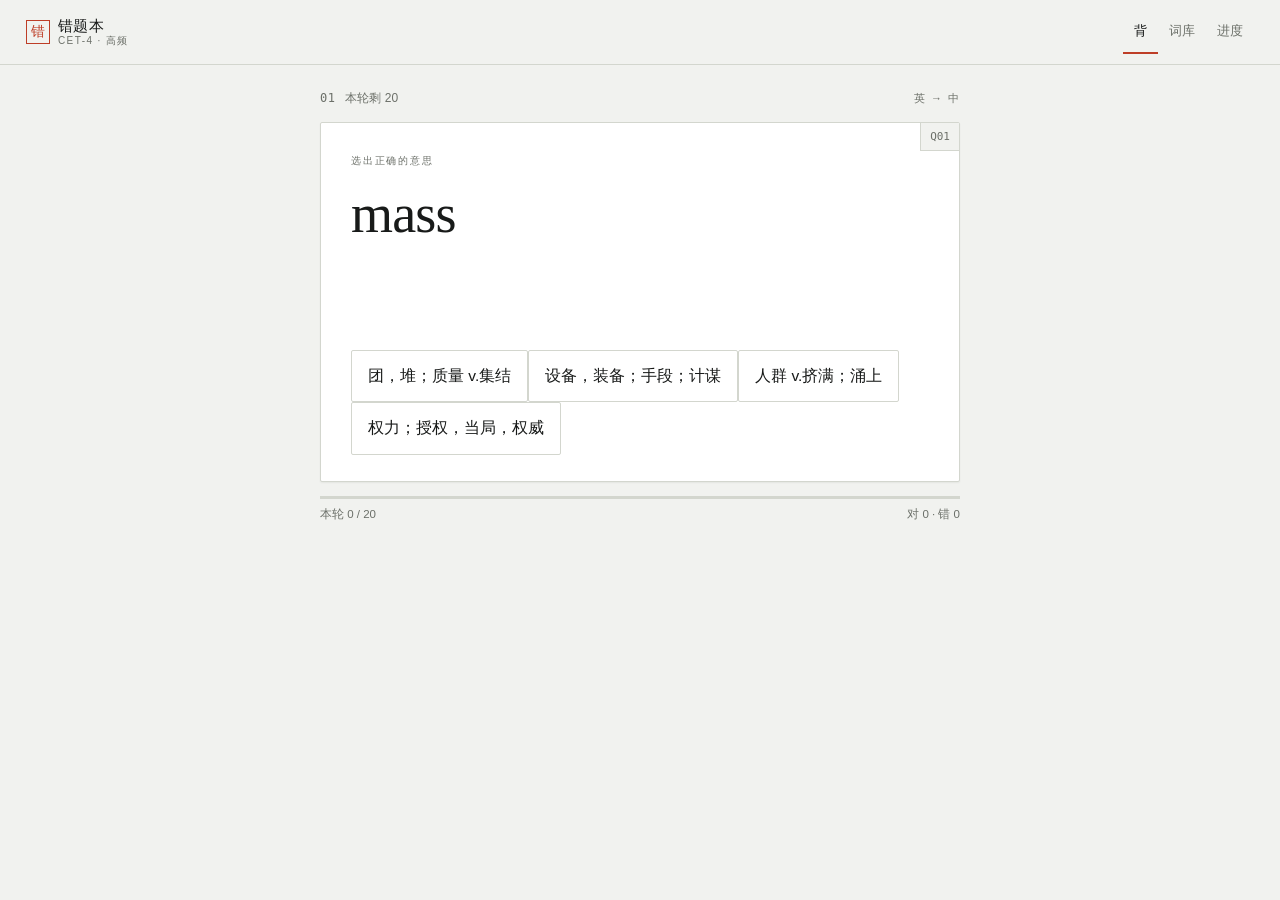
<file: index.html>
<!DOCTYPE html>
<html lang="zh-CN">
<head>
<meta charset="UTF-8">
<meta name="viewport" content="width=device-width, initial-scale=1">
<title>错题本 · 四级高频词</title>
<!-- 网页图标：一个红叉。data: 开头表示图标内容直接写在这里，不需要另存图片文件 -->
<link rel="icon" href="data:image/svg+xml,%3Csvg xmlns='http://www.w3.org/2000/svg' viewBox='0 0 32 32'%3E%3Crect width='32' height='32' fill='%23F1F2EF'/%3E%3Cpath d='M8 8 L24 24 M24 8 L8 24' stroke='%23BE3E27' stroke-width='3'/%3E%3C/svg%3E">
<link rel="stylesheet" href="style.css">
</head>
<body>

<!-- ==========================================================
     顶栏：左边是名字，右边三个切换页
     ========================================================== -->
<header class="top">
  <div class="brand">
    <span class="mark">错</span>
    <span class="brand-txt">
      <span class="brand-name">错题本</span>
      <span class="brand-sub">CET-4 · 高频</span>
    </span>
  </div>
  <nav class="tabs" role="tablist">
    <button class="tab" role="tab" data-view="review" aria-selected="true">背</button>
    <button class="tab" role="tab" data-view="library" aria-selected="false">词库</button>
    <button class="tab" role="tab" data-view="stats" aria-selected="false">进度</button>
  </nav>
</header>

<main>

<!-- ==========================================================
     视图一：背
     这张卡的所有内容都是 app.js 填进来的，这里只是空架子
     ========================================================== -->
<section class="view" id="view-review">
  <div class="hud">
    <span class="n" id="hud-n">01</span>
    <span id="hud-left">本轮剩 20</span>
    <span class="mode" id="hud-mode">英 → 中</span>
  </div>

  <div class="card" id="card">
    <span class="qnum" id="qnum">Q01</span>
    <div class="plabel" id="plabel">选出正确的意思</div>
    <p class="prompt" id="prompt">abandon</p>
    <div class="answer" id="answer"></div>

    <!-- 判分区：答完才显示。那个 svg 就是红叉/青勾 -->
    <div class="verdict" id="verdict" hidden>
      <svg class="stamp" id="stamp" viewBox="0 0 60 60" aria-hidden="true"></svg>
      <div class="vtext">
        <span class="vhead" id="vhead"></span>
        <span class="vbody" id="vbody"></span>
        <span class="vextra" id="vextra"></span>
      </div>
    </div>
  </div>

  <div class="foot">
    <div class="progress"><i id="bar" style="width:0%"></i></div>
    <div class="foot-row">
      <span id="foot-l">本轮 0 / 20</span>
      <span class="right" id="foot-r">对 0 · 错 0</span>
    </div>
  </div>
</section>

<!-- ==========================================================
     视图二：词库
     ========================================================== -->
<section class="view" id="view-library" hidden>

  <div class="tools">
    <input type="search" id="search" placeholder="搜单词或中文意思" autocomplete="off">
    <button class="btn sm ghost" id="btn-import">批量导入</button>
  </div>

  <div class="tools">
    <input type="text" id="nw" placeholder="单词" autocomplete="off" style="flex:1 1 90px">
    <input type="text" id="nc" placeholder="释义" autocomplete="off" style="flex:2 1 150px">
    <button class="btn sm" id="btn-add">加进去</button>
  </div>

  <div class="panel" id="panel" hidden>
    <label for="bulk">每行一个：单词 + 空格/逗号 + 释义</label>
    <textarea id="bulk" placeholder="abandon 放弃&#10;absorb 吸收&#10;abstract,抽象的"></textarea>
    <div class="note">例：<code>abandon 放弃；抛弃</code>　也支持逗号或制表符分隔。已有的单词会跳过。</div>
    <div class="tools">
      <button class="btn sm" id="btn-bulk-add">导入这些</button>
      <button class="btn sm ghost" id="btn-bulk-close">收起</button>
      <span class="note" id="note-tip" style="margin-left:auto"></span>
    </div>
  </div>

  <div class="lib">
    <div class="lib-head">
      <span>单词</span><span>释义</span>
      <span class="h2" id="lib-count">0 个</span>
    </div>
    <div id="lib-list"></div>
  </div>
</section>

<!-- ==========================================================
     视图三：进度
     ========================================================== -->
<section class="view" id="view-stats" hidden>
  <div class="grid4">
    <div class="cell"><span class="lab">总词数</span><span class="val" id="s-total">0</span></div>
    <div class="cell"><span class="lab">已掌握</span><span class="val" id="s-master">0</span></div>
    <div class="cell"><span class="lab">待复习</span><span class="val" id="s-due">0</span></div>
    <div class="cell"><span class="lab">今日已答</span><span class="val" id="s-today">0</span></div>
  </div>

  <div class="block">
    <div class="bt">熟练度分布<span id="s-acc">正确率 —</span></div>
    <div class="dist" id="dist"></div>
  </div>

  <div class="block">
    <div class="bt">最拖后腿的词<span>错了多少次</span></div>
    <div id="hardlist"></div>
  </div>

  <div class="block">
    <div class="bt">数据</div>
    <div class="note" style="font-size:12.5px;color:var(--muted);line-height:1.7">
      所有记录只存在这台电脑的这个浏览器里。换浏览器、清缓存会丢，建议定期导出备份。
    </div>
    <div class="tools">
      <button class="btn sm ghost" id="btn-export">导出备份</button>
      <button class="btn sm ghost" id="btn-reset">清空重置</button>
    </div>
  </div>
</section>

</main>

<div class="toast" id="toast"></div>

<!-- 先读词库，再跑逻辑；顺序不能反 -->
<script src="words-data.js?v=169"></script>
<script src="app.js?v=169"></script>
</body>
</html>
</file>
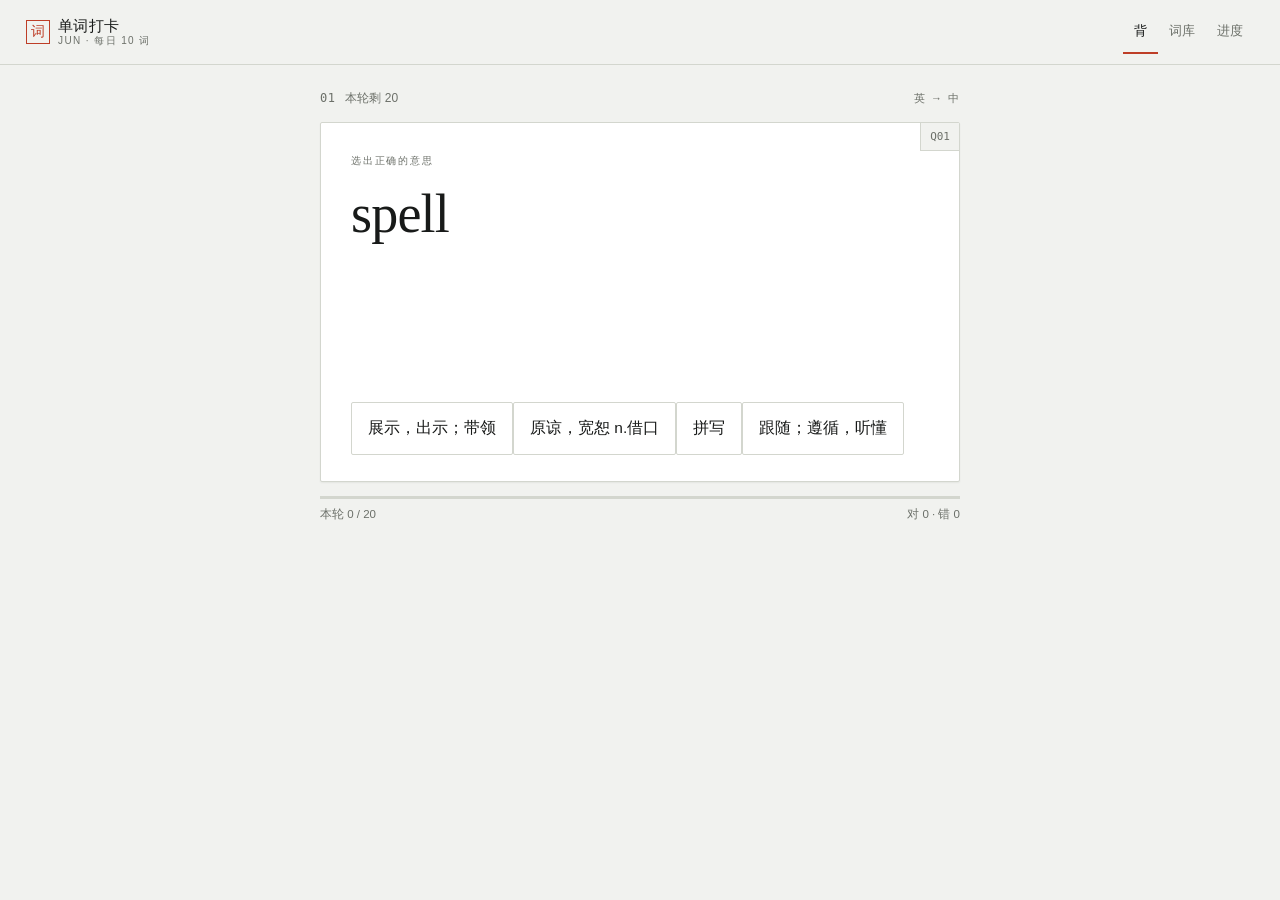
<file: jun/index.html>
<!DOCTYPE html>
<html lang="zh-CN">
<head>
<meta charset="UTF-8">
<meta name="viewport" content="width=device-width, initial-scale=1">
<title>单词打卡 · 每日十词</title>
<!-- 网页图标：一个青勾。data: 开头表示图标内容直接写在这里，不需要另存图片文件 -->
<link rel="icon" href="data:image/svg+xml,%3Csvg xmlns='http://www.w3.org/2000/svg' viewBox='0 0 32 32'%3E%3Crect width='32' height='32' fill='%23F1F2EF'/%3E%3Cpath d='M7 17 L13 23 L25 9' stroke='%232A6252' stroke-width='3'/%3E%3C/svg%3E">
<link rel="stylesheet" href="style.css">
</head>
<body>

<!-- ==========================================================
     顶栏：左边是名字，右边三个切换页
     ========================================================== -->
<header class="top">
  <div class="brand">
    <span class="mark">词</span>
    <span class="brand-txt">
      <span class="brand-name">单词打卡</span>
      <span class="brand-sub">JUN · 每日 10 词</span>
    </span>
  </div>
  <nav class="tabs" role="tablist">
    <button class="tab" role="tab" data-view="review" aria-selected="true">背</button>
    <button class="tab" role="tab" data-view="library" aria-selected="false">词库</button>
    <button class="tab" role="tab" data-view="stats" aria-selected="false">进度</button>
  </nav>
</header>

<main>

<!-- ==========================================================
     视图一：背
     这张卡的所有内容都是 app.js 填进来的，这里只是空架子
     ========================================================== -->
<section class="view" id="view-review">
  <div class="hud">
    <span class="n" id="hud-n">01</span>
    <span id="hud-left">本轮剩 20</span>
    <span class="mode" id="hud-mode">英 → 中</span>
  </div>

  <div class="card" id="card">
    <span class="qnum" id="qnum">Q01</span>
    <div class="plabel" id="plabel">选出正确的意思</div>
    <p class="prompt" id="prompt"></p>
    <div class="answer" id="answer"></div>

    <!-- 判分区：答完才显示 -->
    <div class="verdict" id="verdict" hidden>
      <svg class="stamp" id="stamp" viewBox="0 0 60 60" aria-hidden="true"></svg>
      <div class="vtext">
        <span class="vhead" id="vhead"></span>
        <span class="vbody" id="vbody"></span>
        <span class="vextra" id="vextra"></span>
      </div>
    </div>
  </div>

  <div class="foot">
    <div class="progress"><i id="bar" style="width:0%"></i></div>
    <div class="foot-row">
      <span id="foot-l">本轮 0 / 20</span>
      <span class="right" id="foot-r">对 0 · 错 0</span>
    </div>
  </div>
</section>

<!-- ==========================================================
     视图二：词库
     ========================================================== -->
<section class="view" id="view-library" hidden>

  <div class="tools">
    <input type="search" id="search" placeholder="搜单词或中文意思" autocomplete="off">
    <button class="btn sm ghost" id="btn-import">批量导入</button>
  </div>

  <div class="tools">
    <input type="text" id="nw" placeholder="单词" autocomplete="off" style="flex:1 1 90px">
    <input type="text" id="nc" placeholder="释义" autocomplete="off" style="flex:2 1 150px">
    <button class="btn sm" id="btn-add">加进去</button>
  </div>

  <div class="panel" id="panel" hidden>
    <label for="bulk">每行一个：单词 + 空格/逗号 + 释义</label>
    <textarea id="bulk" placeholder="journey 旅行&#10;improve 改进，改善&#10;ancient,古代的"></textarea>
    <div class="note">例：<code>journey 旅行，行程</code>　也支持逗号或制表符分隔。已有的单词会跳过。</div>
    <div class="tools">
      <button class="btn sm" id="btn-bulk-add">导入这些</button>
      <button class="btn sm ghost" id="btn-bulk-close">收起</button>
      <span class="note" id="note-tip" style="margin-left:auto"></span>
    </div>
  </div>

  <div class="lib">
    <div class="lib-head">
      <span>单词</span><span>释义</span>
      <span class="h2" id="lib-count">0 个</span>
    </div>
    <div id="lib-list"></div>
  </div>
</section>

<!-- ==========================================================
     视图三：进度
     ========================================================== -->
<section class="view" id="view-stats" hidden>
  <div class="grid4">
    <div class="cell"><span class="lab">总词数</span><span class="val" id="s-total">0</span></div>
    <div class="cell"><span class="lab">已掌握</span><span class="val" id="s-master">0</span></div>
    <div class="cell"><span class="lab">待加强</span><span class="val" id="s-due">0</span></div>
    <div class="cell"><span class="lab">今日已答</span><span class="val" id="s-today">0</span></div>
  </div>

  <div class="block">
    <div class="bt">掌握度分布<span id="s-acc">正确率 —</span></div>
    <div class="dist" id="dist"></div>
  </div>

  <div class="block">
    <div class="bt">最拖后腿的词<span>错了多少次</span></div>
    <div id="hardlist"></div>
  </div>

  <div class="block">
    <div class="bt">数据</div>
    <div class="note" style="font-size:12.5px;color:var(--muted);line-height:1.7">
      所有记录只存在这台设备的这个浏览器里。换浏览器、清缓存会丢，建议定期导出备份。
    </div>
    <div class="tools">
      <button class="btn sm ghost" id="btn-export">导出备份</button>
      <button class="btn sm ghost" id="btn-reset">清空重置</button>
    </div>
  </div>
</section>

</main>

<div class="toast" id="toast"></div>

<!-- 先读词库，再跑逻辑；顺序不能反 -->
<script src="words-data.js?v=2"></script>
<script src="app.js?v=2"></script>
</body>
</html>
</file>
<file: style.css>
/* ==========================================================
   错题本 · 四级高频词  —  样式表
   ----------------------------------------------------------
   这个文件只管“长什么样”，不管“怎么算”。
   想换颜色：只改 :root 里那几个变量，全站会一起变。
   想换字体：改 --serif / --sans。
   ========================================================== */

:root{
  /* —— 四个主色。改成你喜欢的就行 —— */
  --paper:#F1F2EF;      /* 页面底色：偏冷一点的纸白 */
  --card:#FFFFFF;       /* 卡片：纯白，像一张纸放在桌上 */
  --ink:#181A19;        /* 正文墨色 */
  --muted:#6C7069;      /* 次要文字 */

  /* —— 判分色 —— */
  --red:#BE3E27;        /* 批改红：错 */
  --red-soft:#F6E3DE;
  --green:#2A6252;      /* 对勾青：对 */
  --green-soft:#DFEAE4;

  --line:#D3D6CE;       /* 分隔线 */

  /* —— 字体。全部用系统自带，不联网下载，所以永远不会加载失败 —— */
  --serif:"Iowan Old Style","Palatino Linotype",Palatino,"Songti SC",Georgia,serif;
  --sans:-apple-system,"Segoe UI","PingFang SC","Microsoft YaHei",sans-serif;
  --mono:"Cascadia Mono",Consolas,"SF Mono",monospace;
}

*{box-sizing:border-box}
html,body{margin:0;padding:0}
body{
  background:var(--paper);color:var(--ink);font-family:var(--sans);
  font-size:15px;line-height:1.55;
  -webkit-font-smoothing:antialiased;
}
button{font-family:inherit}
:focus-visible{outline:2px solid var(--ink);outline-offset:2px}

/* ===== 顶栏 ===== */
.top{
  position:sticky;top:0;z-index:20;
  display:flex;align-items:center;gap:10px;
  padding:8px 14px;background:var(--paper);
  border-bottom:1px solid var(--line);
}
.brand{display:flex;align-items:center;gap:8px;min-width:0}
.mark{
  flex:0 0 auto;width:24px;height:24px;display:grid;place-items:center;
  border:1px solid var(--red);color:var(--red);
  font-family:var(--serif);font-size:14px;line-height:1;
}
.brand-txt{display:flex;flex-direction:column;line-height:1.15}
.brand-name{font-family:var(--serif);font-size:15px;letter-spacing:.02em}
.brand-sub{font-size:10px;letter-spacing:.14em;color:var(--muted)}
.tabs{margin-left:auto;display:flex;gap:0}
.tab{
  appearance:none;border:0;background:none;cursor:pointer;
  font-size:13px;color:var(--muted);
  padding:11px 11px;min-height:44px;      /* 44px 是手指好按的最低尺寸 */
  border-bottom:2px solid transparent;
}
.tab[aria-selected="true"]{color:var(--ink);border-bottom-color:var(--red)}
.tab:hover{color:var(--ink)}

/* ===== 布局 ===== */
main{max-width:680px;margin:0 auto;padding:14px 14px 32px}
.view{display:flex;flex-direction:column;gap:14px}
.view[hidden]{display:none}

/* ===== 卡头上方的小行 ===== */
.hud{display:flex;align-items:baseline;gap:10px;font-size:12px;color:var(--muted)}
.hud .n{font-family:var(--mono);font-size:12px;letter-spacing:.04em}
.hud .mode{margin-left:auto;font-size:11px;letter-spacing:.12em}

/* ===== 答题卡 ===== */
.card{
  position:relative;background:var(--card);
  border:1px solid var(--line);border-radius:2px;
  box-shadow:0 1px 2px rgba(24,26,25,.06);
  padding:24px 20px 20px;
  min-height:320px;
  display:flex;flex-direction:column;gap:16px;
}
/* 右上角那个像考卷题号的角标 */
.qnum{
  position:absolute;top:0;right:0;
  padding:5px 9px;font-family:var(--mono);font-size:11px;color:var(--muted);
  border-left:1px solid var(--line);border-bottom:1px solid var(--line);
  background:var(--paper);
}
.plabel{font-size:10px;letter-spacing:.18em;color:var(--muted);text-transform:uppercase}
.prompt{
  margin:0;font-family:var(--serif);font-weight:400;
  font-size:clamp(34px,9.5vw,54px);line-height:1.12;letter-spacing:-.015em;
  word-break:break-word;
}
/* 中文做题目时换成正文字体，字号小一些 */
.prompt.is-cn{
  font-family:var(--sans);font-weight:600;
  font-size:clamp(19px,5.2vw,26px);line-height:1.5;letter-spacing:0;
}
.pos-tag{display:inline-block;font-family:var(--serif);font-style:italic;font-size:13px;color:var(--muted);margin-left:2px}

/* ===== 作答区 ===== */
.answer{display:flex;flex-direction:column;gap:9px;margin-top:auto}
.opt{
  appearance:none;text-align:left;cursor:pointer;
  background:#fff;border:1px solid var(--line);border-radius:2px;
  padding:13px 14px;min-height:50px;
  font-size:15px;line-height:1.45;color:var(--ink);
  transition:border-color .12s ease,background .12s ease,color .12s ease;
}
.opt:hover:not(:disabled){border-color:#a8ac9f;background:#FBFAF7}
.opt:disabled{cursor:default}
.opt.is-right{border-color:var(--green);background:var(--green-soft);color:var(--green);font-weight:600}
.opt.is-wrong{border-color:var(--red);background:var(--red-soft);color:var(--red)}

/* 拼写题输入框 */
.spell{display:flex;gap:8px;flex-wrap:wrap}
.spell input{
  flex:1;min-width:0;
  font-family:var(--serif);font-size:19px;
  padding:12px 13px;min-height:50px;
  border:1px solid var(--line);border-radius:2px;
  background:#fff;color:var(--ink);outline:none;
}
.spell input:focus{border-color:var(--ink)}
.spell input[readonly]{background:var(--paper)}

.btn{
  appearance:none;cursor:pointer;border-radius:2px;
  border:1px solid var(--ink);background:var(--ink);color:#fff;
  padding:13px 18px;min-height:50px;font-size:14px;
}
.btn:disabled{opacity:.35;cursor:default}
.btn.ghost{background:#fff;color:var(--ink);border-color:var(--line)}
.btn.ghost:hover{border-color:#a8ac9f}
.btn.sm{padding:8px 12px;min-height:38px;font-size:12px}

/* ===== 判分：那道红叉 / 青勾 ===== */
.verdict{
  display:flex;align-items:flex-start;gap:12px;
  border-top:1px solid var(--line);padding-top:14px;
}
.verdict[hidden]{display:none}
.stamp{flex:0 0 auto;width:46px;height:46px}
.stamp path{
  fill:none;stroke-width:4.5;stroke-linecap:round;stroke-linejoin:round;
  stroke-dasharray:120;stroke-dashoffset:120;
  animation:draw .38s cubic-bezier(.25,.8,.3,1) forwards;   /* 像笔一笔画出来 */
}
@keyframes draw{to{stroke-dashoffset:0}}
.vtext{display:flex;flex-direction:column;gap:3px;min-width:0}
.vhead{font-size:15px;font-weight:600}
.vbody{font-size:13.5px;line-height:1.55;color:#3B3E39}
.vbody b{font-family:var(--serif);font-size:15px;color:var(--ink)}
.vextra{font-size:11.5px;color:var(--muted);letter-spacing:.02em}

/* ===== 底部进度 ===== */
.foot{display:flex;flex-direction:column;gap:7px}
.progress{height:3px;background:var(--line);overflow:hidden}
.progress i{display:block;height:100%;background:var(--ink);transition:width .28s ease}
.foot-row{display:flex;align-items:center;gap:10px;font-size:11.5px;color:var(--muted);font-variant-numeric:tabular-nums}
.foot-row .right{margin-left:auto}

/* ===== 工具条（搜索、新增） ===== */
.tools{display:flex;gap:8px;flex-wrap:wrap;align-items:center}
.tools input[type=search],.tools input[type=text]{
  flex:1;min-width:120px;font-size:16px;      /* 16px 以上，手机上点进去不会自动放大 */
  padding:10px 12px;min-height:44px;
  border:1px solid var(--line);border-radius:2px;background:#fff;color:var(--ink);outline:none;
}
.tools input:focus{border-color:var(--ink)}

/* ===== 词库列表 ===== */
.lib{background:var(--card);border:1px solid var(--line);border-radius:2px}
.lib-head{
  display:flex;align-items:center;gap:10px;padding:9px 13px;
  border-bottom:1px solid var(--line);background:var(--paper);
  font-size:10.5px;letter-spacing:.14em;color:var(--muted);
}
.lib-head .h2{margin-left:auto;font-variant-numeric:tabular-nums}
.lib-row{
  display:flex;flex-wrap:wrap;align-items:baseline;gap:2px 12px;
  padding:11px 13px;border-bottom:1px solid #EDEEE9;
}
.lib-row:last-child{border-bottom:0}
.lib-w{font-family:var(--serif);font-size:17px;min-width:106px;flex:0 0 auto}
.lib-w em{font-style:italic;font-size:12px;color:var(--muted)}
.lib-cn{flex:1 1 140px;min-width:0;font-size:13.5px;color:#3B3E39}
.lib-meta{
  display:flex;align-items:center;gap:9px;margin-left:auto;
  font-size:11.5px;color:var(--muted);font-variant-numeric:tabular-nums;
}
/* 5 格熟练度小条 */
.pips{display:inline-flex;gap:2px}
.pips i{width:9px;height:3px;background:var(--line);display:block}
.pips i.on{background:var(--ink)}
.pips i.on.hard{background:var(--red)}
.del{
  appearance:none;border:0;background:none;cursor:pointer;
  width:32px;height:32px;display:grid;place-items:center;color:var(--muted);
  border-radius:2px;
}
.del:hover{color:var(--red);background:var(--red-soft)}
.del svg{width:13px;height:13px}

/* ===== 空态 ===== */
.empty{padding:36px 16px;text-align:center;color:var(--muted);font-size:13.5px;line-height:1.7}
.empty b{display:block;font-family:var(--serif);font-size:17px;color:var(--ink);margin-bottom:5px;font-weight:400}

/* ===== 批量导入面板 ===== */
.panel{background:var(--card);border:1px solid var(--line);border-radius:2px;padding:14px;display:flex;flex-direction:column;gap:10px}
.panel[hidden]{display:none}
.panel label{font-size:10.5px;letter-spacing:.14em;color:var(--muted)}
.panel textarea{
  width:100%;min-height:120px;resize:vertical;
  font-family:var(--mono);font-size:13px;line-height:1.7;
  padding:11px 12px;border:1px solid var(--line);border-radius:2px;
  background:#fff;color:var(--ink);outline:none;
}
.panel textarea:focus{border-color:var(--ink)}
.panel .note{font-size:12px;color:var(--muted);line-height:1.6}

/* ===== 进度页 ===== */
.grid4{display:grid;grid-template-columns:repeat(2,1fr);gap:1px;background:var(--line);border:1px solid var(--line)}
.cell{background:var(--card);padding:15px 14px;display:flex;flex-direction:column;gap:3px}
.cell .lab{font-size:10.5px;letter-spacing:.14em;color:var(--muted)}
.cell .val{font-family:var(--serif);font-size:29px;line-height:1.1;font-variant-numeric:tabular-nums}

.block{background:var(--card);border:1px solid var(--line);border-radius:2px;padding:15px 14px;display:flex;flex-direction:column;gap:11px}
.block .bt{font-size:10.5px;letter-spacing:.14em;color:var(--muted);display:flex;align-items:center;gap:8px}
.block .bt span{margin-left:auto;letter-spacing:0;font-variant-numeric:tabular-nums}

/* 熟练度分布条 */
.dist{display:flex;flex-direction:column;gap:7px}
.drow{display:grid;grid-template-columns:52px 1fr 32px;align-items:center;gap:9px;font-size:11.5px;color:var(--muted);font-variant-numeric:tabular-nums}
.dbar{height:6px;background:#EDEEE9;position:relative}
.dbar i{position:absolute;left:0;top:0;bottom:0;background:var(--ink)}
.dbar i.hard{background:var(--red)}

.hardrow{display:flex;align-items:baseline;gap:10px;font-size:13px;padding:6px 0;border-bottom:1px dotted #E3E5DE}
.hardrow:last-child{border-bottom:0}
.hardrow .w{font-family:var(--serif);font-size:15px;min-width:104px}
.hardrow .c{flex:1;min-width:0;color:#3B3E39;font-size:12.5px}
.hardrow .n{font-size:11px;color:var(--red);font-variant-numeric:tabular-nums;flex:0 0 auto}

/* ===== 底部提示条 ===== */
.toast{
  position:fixed;left:50%;bottom:24px;transform:translate(-50%,10px);
  background:var(--ink);color:#fff;font-size:13px;
  padding:10px 15px;border-radius:2px;opacity:0;pointer-events:none;
  transition:opacity .2s ease,transform .2s ease;z-index:60;max-width:84vw;
}
.toast.on{opacity:1;transform:translate(-50%,0)}

/* ===== 桌面宽屏：只在 768px 以上追加，手机那套先写 ===== */
@media (min-width:768px){
  .top{padding:10px 26px}
  main{padding:24px 20px 48px}
  .card{padding:30px 30px 26px;min-height:360px}
  .grid4{grid-template-columns:repeat(4,1fr)}
  .lib-w{min-width:140px}
  .opt{padding:14px 16px;font-size:15.5px}
}

/* 系统里开了“减少动态效果”的人，就不给他看动画 */
@media (prefers-reduced-motion:reduce){
  *{animation-duration:.001ms !important;transition-duration:.001ms !important}
}
</file>
<file: jun/style.css>
/* ==========================================================
   错题本 · 四级高频词  —  样式表
   ----------------------------------------------------------
   这个文件只管“长什么样”，不管“怎么算”。
   想换颜色：只改 :root 里那几个变量，全站会一起变。
   想换字体：改 --serif / --sans。
   ========================================================== */

:root{
  /* —— 四个主色。改成你喜欢的就行 —— */
  --paper:#F1F2EF;      /* 页面底色：偏冷一点的纸白 */
  --card:#FFFFFF;       /* 卡片：纯白，像一张纸放在桌上 */
  --ink:#181A19;        /* 正文墨色 */
  --muted:#6C7069;      /* 次要文字 */

  /* —— 判分色 —— */
  --red:#BE3E27;        /* 批改红：错 */
  --red-soft:#F6E3DE;
  --green:#2A6252;      /* 对勾青：对 */
  --green-soft:#DFEAE4;

  --line:#D3D6CE;       /* 分隔线 */

  /* —— 字体。全部用系统自带，不联网下载，所以永远不会加载失败 —— */
  --serif:"Iowan Old Style","Palatino Linotype",Palatino,"Songti SC",Georgia,serif;
  --sans:-apple-system,"Segoe UI","PingFang SC","Microsoft YaHei",sans-serif;
  --mono:"Cascadia Mono",Consolas,"SF Mono",monospace;
}

*{box-sizing:border-box}
html,body{margin:0;padding:0}
body{
  background:var(--paper);color:var(--ink);font-family:var(--sans);
  font-size:15px;line-height:1.55;
  -webkit-font-smoothing:antialiased;
}
button{font-family:inherit}
:focus-visible{outline:2px solid var(--ink);outline-offset:2px}

/* ===== 顶栏 ===== */
.top{
  position:sticky;top:0;z-index:20;
  display:flex;align-items:center;gap:10px;
  padding:8px 14px;background:var(--paper);
  border-bottom:1px solid var(--line);
}
.brand{display:flex;align-items:center;gap:8px;min-width:0}
.mark{
  flex:0 0 auto;width:24px;height:24px;display:grid;place-items:center;
  border:1px solid var(--red);color:var(--red);
  font-family:var(--serif);font-size:14px;line-height:1;
}
.brand-txt{display:flex;flex-direction:column;line-height:1.15}
.brand-name{font-family:var(--serif);font-size:15px;letter-spacing:.02em}
.brand-sub{font-size:10px;letter-spacing:.14em;color:var(--muted)}
.tabs{margin-left:auto;display:flex;gap:0}
.tab{
  appearance:none;border:0;background:none;cursor:pointer;
  font-size:13px;color:var(--muted);
  padding:11px 11px;min-height:44px;      /* 44px 是手指好按的最低尺寸 */
  border-bottom:2px solid transparent;
}
.tab[aria-selected="true"]{color:var(--ink);border-bottom-color:var(--red)}
.tab:hover{color:var(--ink)}

/* ===== 布局 ===== */
main{max-width:680px;margin:0 auto;padding:14px 14px 32px}
.view{display:flex;flex-direction:column;gap:14px}
.view[hidden]{display:none}

/* ===== 卡头上方的小行 ===== */
.hud{display:flex;align-items:baseline;gap:10px;font-size:12px;color:var(--muted)}
.hud .n{font-family:var(--mono);font-size:12px;letter-spacing:.04em}
.hud .mode{margin-left:auto;font-size:11px;letter-spacing:.12em}

/* ===== 答题卡 ===== */
.card{
  position:relative;background:var(--card);
  border:1px solid var(--line);border-radius:2px;
  box-shadow:0 1px 2px rgba(24,26,25,.06);
  padding:24px 20px 20px;
  min-height:320px;
  display:flex;flex-direction:column;gap:16px;
}
/* 右上角那个像考卷题号的角标 */
.qnum{
  position:absolute;top:0;right:0;
  padding:5px 9px;font-family:var(--mono);font-size:11px;color:var(--muted);
  border-left:1px solid var(--line);border-bottom:1px solid var(--line);
  background:var(--paper);
}
.plabel{font-size:10px;letter-spacing:.18em;color:var(--muted);text-transform:uppercase}
.prompt{
  margin:0;font-family:var(--serif);font-weight:400;
  font-size:clamp(34px,9.5vw,54px);line-height:1.12;letter-spacing:-.015em;
  word-break:break-word;
}
/* 中文做题目时换成正文字体，字号小一些 */
.prompt.is-cn{
  font-family:var(--sans);font-weight:600;
  font-size:clamp(19px,5.2vw,26px);line-height:1.5;letter-spacing:0;
}
.pos-tag{display:inline-block;font-family:var(--serif);font-style:italic;font-size:13px;color:var(--muted);margin-left:2px}

/* ===== 作答区 ===== */
.answer{display:flex;flex-direction:column;gap:9px;margin-top:auto}
.opt{
  appearance:none;text-align:left;cursor:pointer;
  background:#fff;border:1px solid var(--line);border-radius:2px;
  padding:13px 14px;min-height:50px;
  font-size:15px;line-height:1.45;color:var(--ink);
  transition:border-color .12s ease,background .12s ease,color .12s ease;
}
.opt:hover:not(:disabled){border-color:#a8ac9f;background:#FBFAF7}
.opt:disabled{cursor:default}
.opt.is-right{border-color:var(--green);background:var(--green-soft);color:var(--green);font-weight:600}
.opt.is-wrong{border-color:var(--red);background:var(--red-soft);color:var(--red)}

/* 拼写题输入框 */
.spell{display:flex;gap:8px;flex-wrap:wrap}
.spell input{
  flex:1;min-width:0;
  font-family:var(--serif);font-size:19px;
  padding:12px 13px;min-height:50px;
  border:1px solid var(--line);border-radius:2px;
  background:#fff;color:var(--ink);outline:none;
}
.spell input:focus{border-color:var(--ink)}
.spell input[readonly]{background:var(--paper)}

.btn{
  appearance:none;cursor:pointer;border-radius:2px;
  border:1px solid var(--ink);background:var(--ink);color:#fff;
  padding:13px 18px;min-height:50px;font-size:14px;
}
.btn:disabled{opacity:.35;cursor:default}
.btn.ghost{background:#fff;color:var(--ink);border-color:var(--line)}
.btn.ghost:hover{border-color:#a8ac9f}
.btn.sm{padding:8px 12px;min-height:38px;font-size:12px}

/* ===== 判分：那道红叉 / 青勾 ===== */
.verdict{
  display:flex;align-items:flex-start;gap:12px;
  border-top:1px solid var(--line);padding-top:14px;
}
.verdict[hidden]{display:none}
.stamp{flex:0 0 auto;width:46px;height:46px}
.stamp path{
  fill:none;stroke-width:4.5;stroke-linecap:round;stroke-linejoin:round;
  stroke-dasharray:120;stroke-dashoffset:120;
  animation:draw .38s cubic-bezier(.25,.8,.3,1) forwards;   /* 像笔一笔画出来 */
}
@keyframes draw{to{stroke-dashoffset:0}}
.vtext{display:flex;flex-direction:column;gap:3px;min-width:0}
.vhead{font-size:15px;font-weight:600}
.vbody{font-size:13.5px;line-height:1.55;color:#3B3E39}
.vbody b{font-family:var(--serif);font-size:15px;color:var(--ink)}
.vextra{font-size:11.5px;color:var(--muted);letter-spacing:.02em}

/* ===== 底部进度 ===== */
.foot{display:flex;flex-direction:column;gap:7px}
.progress{height:3px;background:var(--line);overflow:hidden}
.progress i{display:block;height:100%;background:var(--ink);transition:width .28s ease}
.foot-row{display:flex;align-items:center;gap:10px;font-size:11.5px;color:var(--muted);font-variant-numeric:tabular-nums}
.foot-row .right{margin-left:auto}

/* ===== 工具条（搜索、新增） ===== */
.tools{display:flex;gap:8px;flex-wrap:wrap;align-items:center}
.tools input[type=search],.tools input[type=text]{
  flex:1;min-width:120px;font-size:16px;      /* 16px 以上，手机上点进去不会自动放大 */
  padding:10px 12px;min-height:44px;
  border:1px solid var(--line);border-radius:2px;background:#fff;color:var(--ink);outline:none;
}
.tools input:focus{border-color:var(--ink)}

/* ===== 词库列表 ===== */
.lib{background:var(--card);border:1px solid var(--line);border-radius:2px}
.lib-head{
  display:flex;align-items:center;gap:10px;padding:9px 13px;
  border-bottom:1px solid var(--line);background:var(--paper);
  font-size:10.5px;letter-spacing:.14em;color:var(--muted);
}
.lib-head .h2{margin-left:auto;font-variant-numeric:tabular-nums}
.lib-row{
  display:flex;flex-wrap:wrap;align-items:baseline;gap:2px 12px;
  padding:11px 13px;border-bottom:1px solid #EDEEE9;
}
.lib-row:last-child{border-bottom:0}
.lib-w{font-family:var(--serif);font-size:17px;min-width:106px;flex:0 0 auto}
.lib-w em{font-style:italic;font-size:12px;color:var(--muted)}
.lib-cn{flex:1 1 140px;min-width:0;font-size:13.5px;color:#3B3E39}
.lib-meta{
  display:flex;align-items:center;gap:9px;margin-left:auto;
  font-size:11.5px;color:var(--muted);font-variant-numeric:tabular-nums;
}
/* 5 格熟练度小条 */
.pips{display:inline-flex;gap:2px}
.pips i{width:9px;height:3px;background:var(--line);display:block}
.pips i.on{background:var(--ink)}
.pips i.on.hard{background:var(--red)}
.del{
  appearance:none;border:0;background:none;cursor:pointer;
  width:32px;height:32px;display:grid;place-items:center;color:var(--muted);
  border-radius:2px;
}
.del:hover{color:var(--red);background:var(--red-soft)}
.del svg{width:13px;height:13px}

/* ===== 空态 ===== */
.empty{padding:36px 16px;text-align:center;color:var(--muted);font-size:13.5px;line-height:1.7}
.empty b{display:block;font-family:var(--serif);font-size:17px;color:var(--ink);margin-bottom:5px;font-weight:400}

/* ===== 批量导入面板 ===== */
.panel{background:var(--card);border:1px solid var(--line);border-radius:2px;padding:14px;display:flex;flex-direction:column;gap:10px}
.panel[hidden]{display:none}
.panel label{font-size:10.5px;letter-spacing:.14em;color:var(--muted)}
.panel textarea{
  width:100%;min-height:120px;resize:vertical;
  font-family:var(--mono);font-size:13px;line-height:1.7;
  padding:11px 12px;border:1px solid var(--line);border-radius:2px;
  background:#fff;color:var(--ink);outline:none;
}
.panel textarea:focus{border-color:var(--ink)}
.panel .note{font-size:12px;color:var(--muted);line-height:1.6}

/* ===== 进度页 ===== */
.grid4{display:grid;grid-template-columns:repeat(2,1fr);gap:1px;background:var(--line);border:1px solid var(--line)}
.cell{background:var(--card);padding:15px 14px;display:flex;flex-direction:column;gap:3px}
.cell .lab{font-size:10.5px;letter-spacing:.14em;color:var(--muted)}
.cell .val{font-family:var(--serif);font-size:29px;line-height:1.1;font-variant-numeric:tabular-nums}

.block{background:var(--card);border:1px solid var(--line);border-radius:2px;padding:15px 14px;display:flex;flex-direction:column;gap:11px}
.block .bt{font-size:10.5px;letter-spacing:.14em;color:var(--muted);display:flex;align-items:center;gap:8px}
.block .bt span{margin-left:auto;letter-spacing:0;font-variant-numeric:tabular-nums}

/* 熟练度分布条 */
.dist{display:flex;flex-direction:column;gap:7px}
.drow{display:grid;grid-template-columns:52px 1fr 32px;align-items:center;gap:9px;font-size:11.5px;color:var(--muted);font-variant-numeric:tabular-nums}
.dbar{height:6px;background:#EDEEE9;position:relative}
.dbar i{position:absolute;left:0;top:0;bottom:0;background:var(--ink)}
.dbar i.hard{background:var(--red)}

.hardrow{display:flex;align-items:baseline;gap:10px;font-size:13px;padding:6px 0;border-bottom:1px dotted #E3E5DE}
.hardrow:last-child{border-bottom:0}
.hardrow .w{font-family:var(--serif);font-size:15px;min-width:104px}
.hardrow .c{flex:1;min-width:0;color:#3B3E39;font-size:12.5px}
.hardrow .n{font-size:11px;color:var(--red);font-variant-numeric:tabular-nums;flex:0 0 auto}

/* ===== 底部提示条 ===== */
.toast{
  position:fixed;left:50%;bottom:24px;transform:translate(-50%,10px);
  background:var(--ink);color:#fff;font-size:13px;
  padding:10px 15px;border-radius:2px;opacity:0;pointer-events:none;
  transition:opacity .2s ease,transform .2s ease;z-index:60;max-width:84vw;
}
.toast.on{opacity:1;transform:translate(-50%,0)}

/* ===== 桌面宽屏：只在 768px 以上追加，手机那套先写 ===== */
@media (min-width:768px){
  .top{padding:10px 26px}
  main{padding:24px 20px 48px}
  .card{padding:30px 30px 26px;min-height:360px}
  .grid4{grid-template-columns:repeat(4,1fr)}
  .lib-w{min-width:140px}
  .opt{padding:14px 16px;font-size:15.5px}
}

/* 系统里开了“减少动态效果”的人，就不给他看动画 */
@media (prefers-reduced-motion:reduce){
  *{animation-duration:.001ms !important;transition-duration:.001ms !important}
}
</file>
